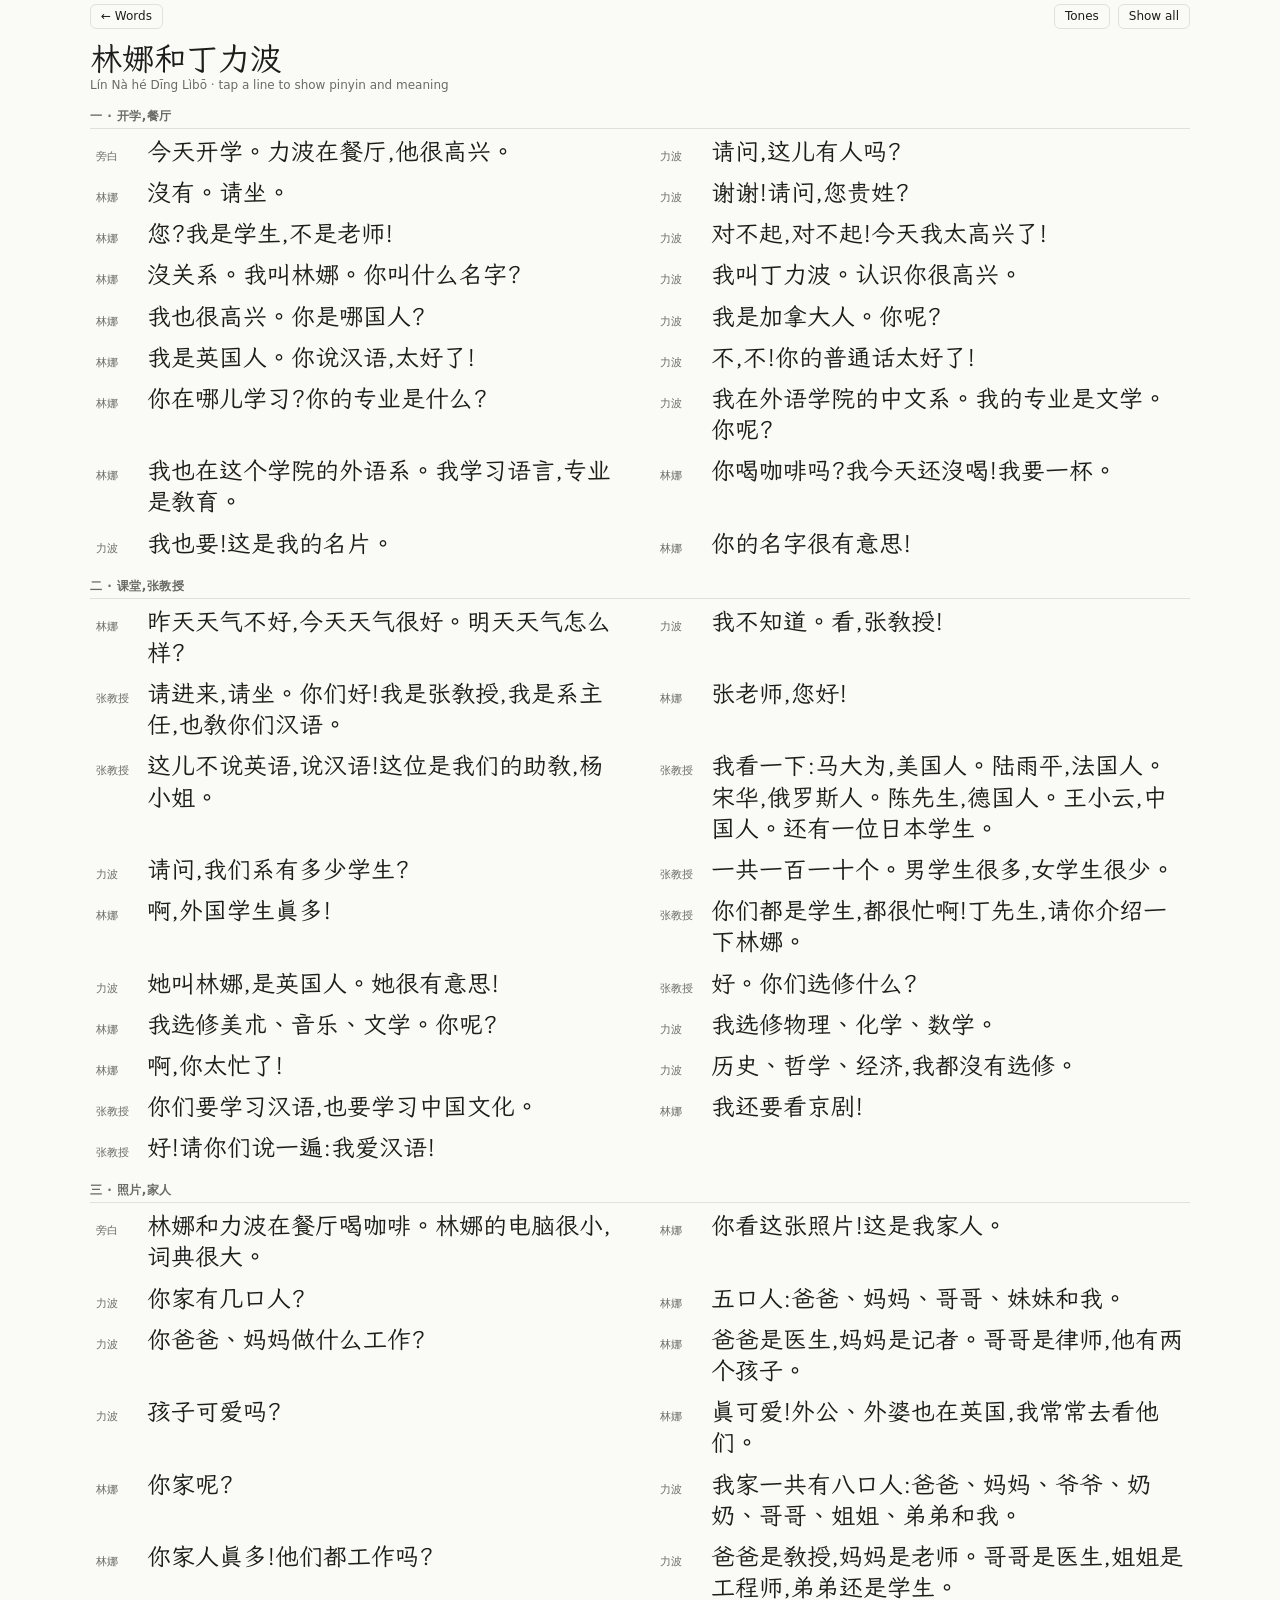
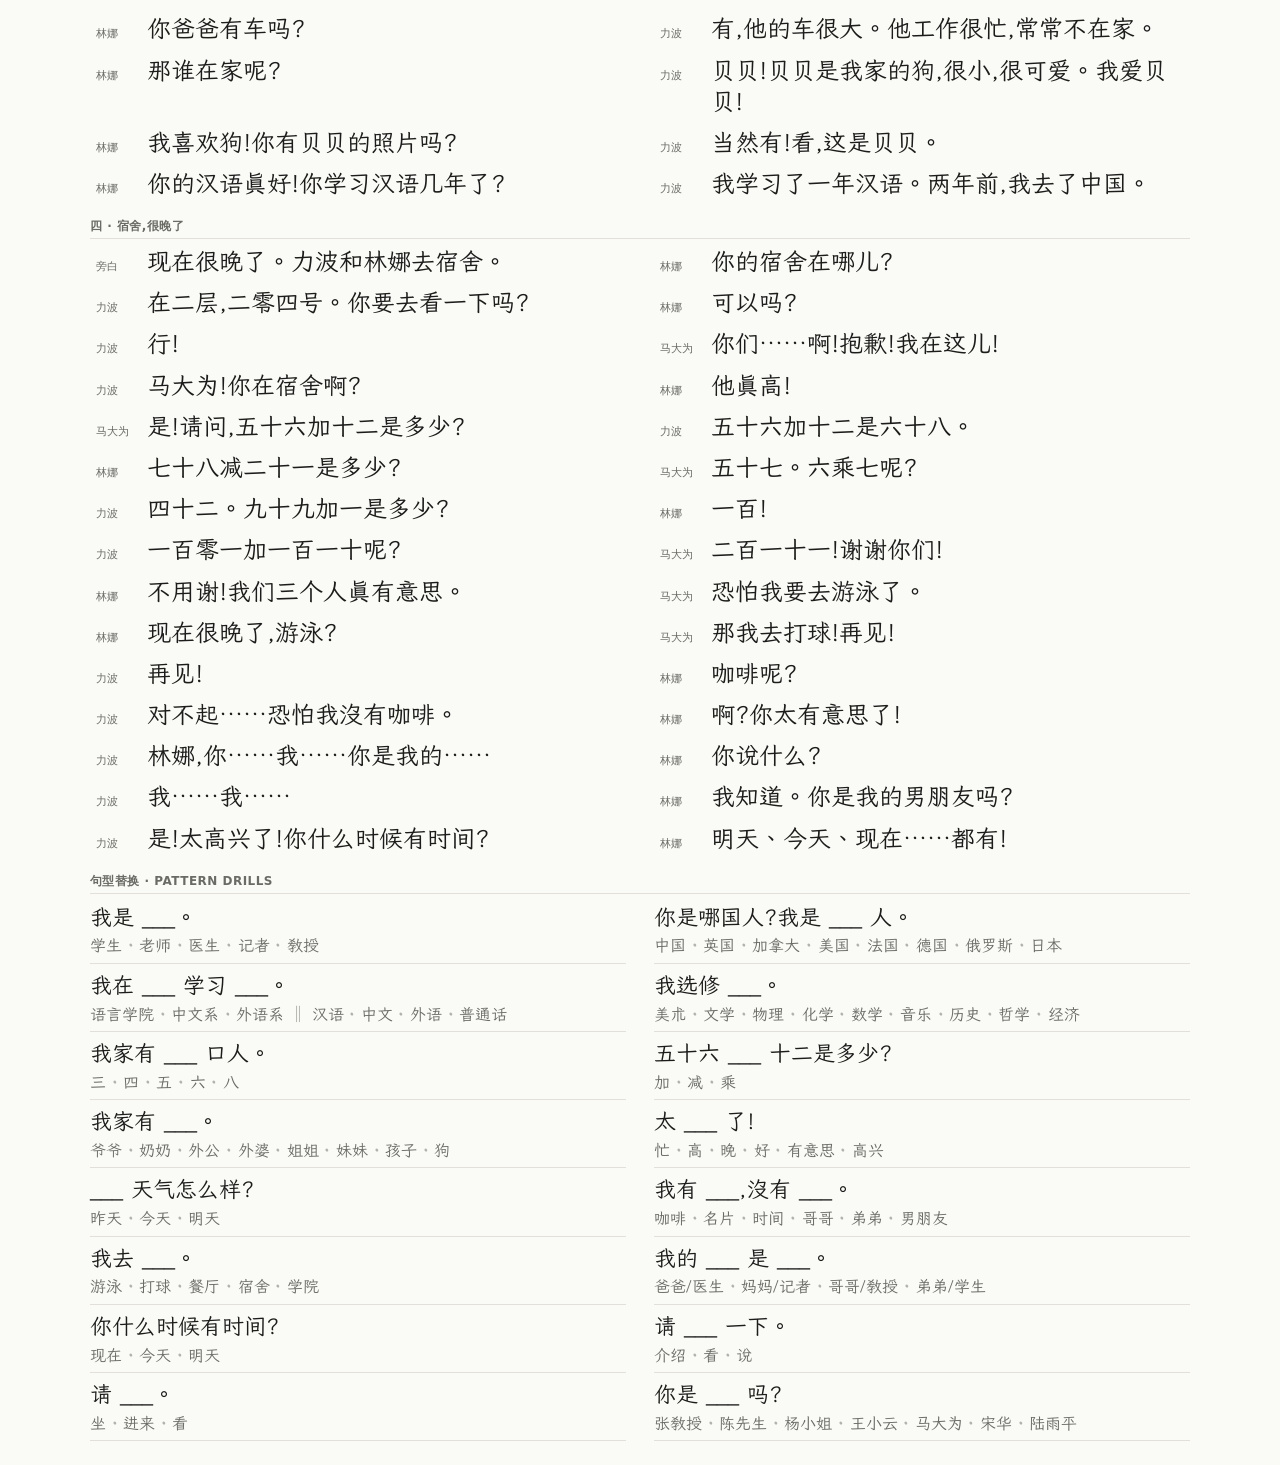
<file: story.html>
<!DOCTYPE html>
<html lang="en">
<head>
<meta charset="utf-8">
<meta name="viewport" content="width=device-width, initial-scale=1, viewport-fit=cover">
<title>林娜和丁力波 · Story</title>
<link rel="manifest" href="manifest.webmanifest">
<meta name="theme-color" content="#fafaf7">
<link rel="apple-touch-icon" href="icon-192.png">
<link rel="stylesheet" href="https://fonts.googleapis.com/css2?family=LXGW+WenKai+TC&display=swap" media="print" onload="this.media='all'">
<style>
:root{--bg:#fafaf7;--fg:#1c1c1a;--mut:#6b6b66;--ln:#e2e0d8;--tl:38%;color-scheme:light}
@media (prefers-color-scheme:dark){:root{--bg:#18181a;--fg:#ececea;--mut:#9a9a95;--ln:#2e2e30;--tl:70%;color-scheme:dark}}
*{box-sizing:border-box}
html,body{margin:0;background:var(--bg);color:var(--fg);font:14px/1.4 system-ui,-apple-system,"Segoe UI","PingFang SC","Microsoft YaHei",sans-serif}
body{padding:env(safe-area-inset-top,0) 12px calc(24px + env(safe-area-inset-bottom,0px));-webkit-tap-highlight-color:transparent}
.zh{font-family:"LXGW WenKai TC","Kaiti SC",STKaiti,KaiTi,"楷体",serif}

/* top bar */
.bar{position:sticky;top:env(safe-area-inset-top,0);z-index:5;background:var(--bg);display:flex;align-items:center;gap:8px;max-width:1100px;margin:0 auto;padding:4px 0}
.bar .sp{flex:1}
.bar a,button{font:inherit;font-size:12px;color:var(--fg);background:none;border:1px solid var(--ln);border-radius:6px;padding:3px 10px;cursor:pointer;text-decoration:none;display:inline-block}
.bar a:hover,button:hover{border-color:var(--mut)}
button[aria-pressed=true]{background:var(--fg);color:var(--bg);border-color:var(--fg)}
a:focus-visible,button:focus-visible{outline:2px solid var(--mut);outline-offset:2px}
@media (pointer:coarse){.bar a,.bar button{min-height:40px;font-size:14px;padding:6px 14px}}

main{max-width:1100px;margin:0 auto}
.ch{display:grid;grid-template-columns:1fr;gap:0 28px;align-items:start}
@media (min-width:860px){.ch{grid-template-columns:1fr 1fr}}
h1{font-weight:400;font-size:clamp(24px,6vw,32px);line-height:1.2;margin:6px 0 0}
.sub{color:var(--mut);margin:0 0 2px;font-size:12px}
h2{font-size:12px;font-weight:600;letter-spacing:.04em;color:var(--mut);margin:14px 0 2px;padding-bottom:3px;border-bottom:1px solid var(--ln)}

/* a line: tap to reveal */
.l{display:grid;grid-template-columns:3.2em 1fr;column-gap:6px;align-items:baseline;width:100%;text-align:left;border:0;border-radius:8px;background:none;padding:5px 6px;margin:0;font-size:inherit;color:inherit;cursor:pointer;-webkit-user-select:text;user-select:text}
@media (hover:hover){.l:hover{background:color-mix(in srgb,var(--ln) 45%,transparent)}}
.who{display:block;font-size:11px;color:var(--mut);white-space:nowrap}
.t{display:block;font-size:clamp(19px,4.8vw,24px);line-height:1.3}
.more{grid-column:2;display:grid;grid-template-rows:0fr;opacity:0;visibility:hidden;transition:grid-template-rows .25s ease,opacity .2s ease,visibility 0s .25s}
.more>span{display:block;overflow:hidden;min-height:0}
.l[aria-expanded=true] .more,body.all .more{grid-template-rows:1fr;opacity:1;visibility:visible;transition:grid-template-rows .25s ease,opacity .2s ease .05s,visibility 0s}
.py{display:block;font-size:clamp(13px,3.4vw,15px);padding-top:2px}
.en{display:block;color:var(--mut);font-size:clamp(12px,3.2vw,14px);padding-top:1px}
@media (prefers-reduced-motion:reduce){.more,.l[aria-expanded=true] .more,body.all .more{transition:none}}

/* tone colours (same as the word list) */
body.tc .t1{color:hsl(212 62% var(--tl))}body.tc .t2{color:hsl(140 52% var(--tl))}body.tc .t3{color:hsl(30 70% var(--tl))}body.tc .t4{color:hsl(352 62% var(--tl))}body.tc .t5{color:var(--mut)}

/* drills */
.d{padding:6px 0;border-bottom:1px solid var(--ln)}
.d .p{font-size:clamp(18px,4.6vw,22px)}
.d .w{color:var(--mut);margin-top:2px;font-size:clamp(13px,3.4vw,16px)}
.d .w s{text-decoration:none;opacity:.5;margin:0 .35em}
</style>
</head>
<body>

<!-- ============================================================
     STORY  (edit here)
     [Scene title]
     speaker | 汉字 | pinyin | english
     After a line with only @@ come the drills:  pattern | word · word · word
     ============================================================ -->
<script id="story" type="text/plain">
[一 · 开学,餐厅]
旁白 | 今天开学。力波在餐厅,他很高兴。 | Jīntiān kāixué. Lìbō zài cāntīng, tā hěn gāoxìng. | School starts today. Libo is in the restaurant, and he is happy.
力波 | 请问,这儿有人吗? | Qǐngwèn, zhèr yǒu rén ma? | Excuse me, is anyone sitting here?
林娜 | 没有。请坐。 | Méiyǒu. Qǐng zuò. | No. Please sit.
力波 | 谢谢!请问,您贵姓? | Xièxie! Qǐngwèn, nín guìxìng? | Thanks! May I ask, what is your (polite) surname?
林娜 | 您?我是学生,不是老师! | Nín? Wǒ shì xuésheng, bú shì lǎoshī! | "Nín"? I'm a student, not a teacher!
力波 | 对不起,对不起!今天我太高兴了! | Duìbuqǐ, duìbuqǐ! Jīntiān wǒ tài gāoxìng le! | Sorry, sorry! I'm just so happy today!
林娜 | 没关系。我叫林娜。你叫什么名字? | Méi guānxi. Wǒ jiào Lín Nà. Nǐ jiào shénme míngzi? | It's okay. I'm Lin Na. What's your name?
力波 | 我叫丁力波。认识你很高兴。 | Wǒ jiào Dīng Lìbō. Rènshi nǐ hěn gāoxìng. | I'm Ding Libo. Nice to meet you.
林娜 | 我也很高兴。你是哪国人? | Wǒ yě hěn gāoxìng. Nǐ shì nǎ guó rén? | Me too. Which country are you from?
力波 | 我是加拿大人。你呢? | Wǒ shì Jiānádà rén. Nǐ ne? | I'm Canadian. And you?
林娜 | 我是英国人。你说汉语,太好了! | Wǒ shì Yīngguó rén. Nǐ shuō Hànyǔ, tài hǎo le! | I'm British. You speak Chinese, that's great!
力波 | 不,不!你的普通话太好了! | Bù, bù! Nǐ de pǔtōnghuà tài hǎo le! | No, no! Your Mandarin is so good!
林娜 | 你在哪儿学习?你的专业是什么? | Nǐ zài nǎr xuéxí? Nǐ de zhuānyè shì shénme? | Where do you study? What is your major?
力波 | 我在外语学院的中文系。我的专业是文学。你呢? | Wǒ zài wàiyǔ xuéyuàn de Zhōngwén xì. Wǒ de zhuānyè shì wénxué. Nǐ ne? | At the foreign languages institute, Chinese department. My major is literature. And you?
林娜 | 我也在这个学院的外语系。我学习语言,专业是教育。 | Wǒ yě zài zhège xuéyuàn de wàiyǔ xì. Wǒ xuéxí yǔyán, zhuānyè shì jiàoyù. | Same institute, foreign languages department. I study languages, my major is education.
林娜 | 你喝咖啡吗?我今天还没喝!我要一杯。 | Nǐ hē kāfēi ma? Wǒ jīntiān hái méi hē! Wǒ yào yì bēi. | Do you drink coffee? I haven't had any yet today! I want a cup.
力波 | 我也要!这是我的名片。 | Wǒ yě yào! Zhè shì wǒ de míngpiàn. | Me too! This is my name card.
林娜 | 你的名字很有意思! | Nǐ de míngzi hěn yǒuyìsi! | Your name is very interesting!
[二 · 课堂,张教授]
林娜 | 昨天天气不好,今天天气很好。明天天气怎么样? | Zuótiān tiānqì bù hǎo, jīntiān tiānqì hěn hǎo. Míngtiān tiānqì zěnmeyàng? | Yesterday the weather was bad, today the weather is good. How will tomorrow be?
力波 | 我不知道。看,张教授! | Wǒ bù zhīdào. Kàn, Zhāng jiàoshòu! | I don't know. Look, Professor Zhang!
张教授 | 请进来,请坐。你们好!我是张教授,我是系主任,也教你们汉语。 | Qǐng jìnlái, qǐng zuò. Nǐmen hǎo! Wǒ shì Zhāng jiàoshòu, wǒ shì xìzhǔrèn, yě jiāo nǐmen Hànyǔ. | Please come in, sit down. Hello, everyone! I'm Professor Zhang, the department head, and I'll also teach you Chinese.
林娜 | 张老师,您好! | Zhāng lǎoshī, nín hǎo! | Hello, Teacher Zhang!
张教授 | 这儿不说英语,说汉语!这位是我们的助教,杨小姐。 | Zhèr bù shuō Yīngyǔ, shuō Hànyǔ! Zhè wèi shì wǒmen de zhùjiào, Yáng xiǎojiě. | No English here, only Chinese! This is our teaching assistant, Miss Yang.
张教授 | 我看一下:马大为,美国人。陆雨平,法国人。宋华,俄罗斯人。陈先生,德国人。王小云,中国人。还有一位日本学生。 | Wǒ kàn yíxià: Mǎ Dàwéi, Měiguó rén. Lù Yǔpíng, Fǎguó rén. Sòng Huá, Èluósī rén. Chén xiānsheng, Déguó rén. Wáng Xiǎoyún, Zhōngguó rén. Hái yǒu yí wèi Rìběn xuésheng. | Let me see: Ma Dawei, American. Lu Yuping, French. Song Hua, Russian. Mr. Chen, German. Wang Xiaoyun, Chinese. And one Japanese student.
力波 | 请问,我们系有多少学生? | Qǐngwèn, wǒmen xì yǒu duōshao xuésheng? | May I ask, how many students are in our department?
张教授 | 一共一百一十个。男学生很多,女学生很少。 | Yígòng yìbǎi yìshí gè. Nán xuésheng hěn duō, nǚ xuésheng hěn shǎo. | 110 altogether. Lots of male students, very few female students.
林娜 | 啊,外国学生真多! | A, wàiguó xuésheng zhēn duō! | Wow, so many foreign students!
张教授 | 你们都是学生,都很忙啊!丁先生,请你介绍一下林娜。 | Nǐmen dōu shì xuésheng, dōu hěn máng a! Dīng xiānsheng, qǐng nǐ jièshào yíxià Lín Nà. | You are all students, and all busy! Mr. Ding, please introduce Lin Na.
力波 | 她叫林娜,是英国人。她很有意思! | Tā jiào Lín Nà, shì Yīngguó rén. Tā hěn yǒuyìsi! | She's Lin Na, she's British. She's very interesting!
张教授 | 好。你们选修什么? | Hǎo. Nǐmen xuǎnxiū shénme? | Good. What electives are you taking?
林娜 | 我选修美术、音乐、文学。你呢? | Wǒ xuǎnxiū měishù, yīnyuè, wénxué. Nǐ ne? | Art, music, literature. And you?
力波 | 我选修物理、化学、数学。 | Wǒ xuǎnxiū wùlǐ, huàxué, shùxué. | Physics, chemistry, math.
林娜 | 啊,你太忙了! | A, nǐ tài máng le! | Ah, you're so busy!
力波 | 历史、哲学、经济,我都没有选修。 | Lìshǐ, zhéxué, jīngjì, wǒ dōu méiyǒu xuǎnxiū. | History, philosophy, economics, I take none of them.
张教授 | 你们要学习汉语,也要学习中国文化。 | Nǐmen yào xuéxí Hànyǔ, yě yào xuéxí Zhōngguó wénhuà. | You must study Chinese, and Chinese culture too.
林娜 | 我还要看京剧! | Wǒ hái yào kàn jīngjù! | I also want to see Beijing opera!
张教授 | 好!请你们说一遍:我爱汉语! | Hǎo! Qǐng nǐmen shuō yí biàn: Wǒ ài Hànyǔ! | Good! Say it once, everyone: I love Chinese!
[三 · 照片,家人]
旁白 | 林娜和力波在餐厅喝咖啡。林娜的电脑很小,词典很大。 | Lín Nà hé Lìbō zài cāntīng hē kāfēi. Lín Nà de diànnǎo hěn xiǎo, cídiǎn hěn dà. | Lin Na and Libo drink coffee in the restaurant. Her computer is small, her dictionary is big.
林娜 | 你看这张照片!这是我家人。 | Nǐ kàn zhè zhāng zhàopiàn! Zhè shì wǒ jiā rén. | Look at this photo! This is my family.
力波 | 你家有几口人? | Nǐ jiā yǒu jǐ kǒu rén? | How many people are in your family?
林娜 | 五口人:爸爸、妈妈、哥哥、妹妹和我。 | Wǔ kǒu rén: bàba, māma, gēge, mèimei hé wǒ. | Five: dad, mom, older brother, younger sister and me.
力波 | 你爸爸、妈妈做什么工作? | Nǐ bàba, māma zuò shénme gōngzuò? | What do your mom and dad do for work?
林娜 | 爸爸是医生,妈妈是记者。哥哥是律师,他有两个孩子。 | Bàba shì yīshēng, māma shì jìzhě. Gēge shì lǜshī, tā yǒu liǎng gè háizi. | Dad is a doctor, mom is a journalist. My brother is a lawyer, he has two children.
力波 | 孩子可爱吗? | Háizi kěài ma? | Are the kids cute?
林娜 | 真可爱!外公、外婆也在英国,我常常去看他们。 | Zhēn kěài! Wàigōng, wàipó yě zài Yīngguó, wǒ chángcháng qù kàn tāmen. | So cute! Grandpa and grandma are in Britain too, I often go to see them.
林娜 | 你家呢? | Nǐ jiā ne? | And your family?
力波 | 我家一共有八口人:爸爸、妈妈、爷爷、奶奶、哥哥、姐姐、弟弟和我。 | Wǒ jiā yígòng yǒu bā kǒu rén: bàba, māma, yéye, nǎinai, gēge, jiějie, dìdi hé wǒ. | Eight in all: dad, mom, paternal grandpa and grandma, older brother, older sister, younger brother and me.
林娜 | 你家人真多!他们都工作吗? | Nǐ jiā rén zhēn duō! Tāmen dōu gōngzuò ma? | Your family is so big! Do they all work?
力波 | 爸爸是教授,妈妈是老师。哥哥是医生,姐姐是工程师,弟弟还是学生。 | Bàba shì jiàoshòu, māma shì lǎoshī. Gēge shì yīshēng, jiějie shì gōngchéngshī, dìdi hái shì xuésheng. | Dad is a professor, mom is a teacher. Brother is a doctor, sister is an engineer, my younger brother is still a student.
林娜 | 你爸爸有车吗? | Nǐ bàba yǒu chē ma? | Does your dad have a car?
力波 | 有,他的车很大。他工作很忙,常常不在家。 | Yǒu, tā de chē hěn dà. Tā gōngzuò hěn máng, chángcháng bú zài jiā. | Yes, his car is big. He's busy at work and often not home.
林娜 | 那谁在家呢? | Nà shéi zài jiā ne? | Then who is home?
力波 | 贝贝!贝贝是我家的狗,很小,很可爱。我爱贝贝! | Bèibei! Bèibei shì wǒ jiā de gǒu, hěn xiǎo, hěn kěài. Wǒ ài Bèibei! | Beibei! Beibei is our dog, small and cute. I love Beibei!
林娜 | 我喜欢狗!你有贝贝的照片吗? | Wǒ xǐhuan gǒu! Nǐ yǒu Bèibei de zhàopiàn ma? | I like dogs! Do you have a photo of Beibei?
力波 | 当然有!看,这是贝贝。 | Dāngrán yǒu! Kàn, zhè shì Bèibei. | Of course! Look, this is Beibei.
林娜 | 你的汉语真好!你学习汉语几年了? | Nǐ de Hànyǔ zhēn hǎo! Nǐ xuéxí Hànyǔ jǐ nián le? | Your Chinese is really good! How many years have you studied it?
力波 | 我学习了一年汉语。两年前,我去了中国。 | Wǒ xuéxí le yì nián Hànyǔ. Liǎng nián qián, wǒ qù le Zhōngguó. | I've studied it for one year. Two years ago, I went to China.
[四 · 宿舍,很晚了]
旁白 | 现在很晚了。力波和林娜去宿舍。 | Xiànzài hěn wǎn le. Lìbō hé Lín Nà qù sùshè. | It's late now. Libo and Lin Na go to the dorm.
林娜 | 你的宿舍在哪儿? | Nǐ de sùshè zài nǎr? | Where is your dorm?
力波 | 在二层,二零四号。你要去看一下吗? | Zài èr céng, èr líng sì hào. Nǐ yào qù kàn yíxià ma? | 2nd floor, room 204. Do you want to go and have a look?
林娜 | 可以吗? | Kěyǐ ma? | Is that okay?
力波 | 行! | Xíng! | Sure!
马大为 | 你们……啊!抱歉!我在这儿! | Nǐmen... a! Bàoqiàn! Wǒ zài zhèr! | You two... ah! Sorry! I'm right here!
力波 | 马大为!你在宿舍啊? | Mǎ Dàwéi! Nǐ zài sùshè a? | Ma Dawei! You're in the dorm?
林娜 | 他真高! | Tā zhēn gāo! | He's so tall!
马大为 | 是!请问,五十六加十二是多少? | Shì! Qǐngwèn, wǔshíliù jiā shí'èr shì duōshao? | Yes! May I ask, what is 56 plus 12?
力波 | 五十六加十二是六十八。 | Wǔshíliù jiā shí'èr shì liùshíbā. | 56 plus 12 is 68.
林娜 | 七十八减二十一是多少? | Qīshíbā jiǎn èrshíyī shì duōshao? | What is 78 minus 21?
马大为 | 五十七。六乘七呢? | Wǔshíqī. Liù chéng qī ne? | 57. And 6 times 7?
力波 | 四十二。九十九加一是多少? | Sìshí'èr. Jiǔshíjiǔ jiā yī shì duōshao? | 42. What is 99 plus 1?
林娜 | 一百! | Yìbǎi! | 100!
力波 | 一百零一加一百一十呢? | Yìbǎi líng yī jiā yìbǎi yìshí ne? | And 101 plus 110?
马大为 | 二百一十一!谢谢你们! | Èrbǎi yìshí yī! Xièxie nǐmen! | 211! Thank you both!
林娜 | 不用谢!我们三个人真有意思。 | Bú yòng xiè! Wǒmen sān gè rén zhēn yǒuyìsi. | No need to thank us! The three of us are fun.
马大为 | 恐怕我要去游泳了。 | Kǒngpà wǒ yào qù yóuyǒng le. | I'm afraid I have to go swimming.
林娜 | 现在很晚了,游泳? | Xiànzài hěn wǎn le, yóuyǒng? | It's late now, swimming?
马大为 | 那我去打球!再见! | Nà wǒ qù dǎqiú! Zàijiàn! | Then I'll go play ball! Bye!
力波 | 再见! | Zàijiàn! | Bye!
林娜 | 咖啡呢? | Kāfēi ne? | Where's the coffee?
力波 | 对不起……恐怕我没有咖啡。 | Duìbuqǐ... kǒngpà wǒ méiyǒu kāfēi. | Sorry... I'm afraid I don't have any coffee.
林娜 | 啊?你太有意思了! | A? Nǐ tài yǒuyìsi le! | Huh? You're so funny!
力波 | 林娜,你……我……你是我的…… | Lín Nà, nǐ... wǒ... nǐ shì wǒ de... | Lin Na, you... I... you are my...
林娜 | 你说什么? | Nǐ shuō shénme? | What are you saying?
力波 | 我……我…… | Wǒ... wǒ... | I... I...
林娜 | 我知道。你是我的男朋友吗? | Wǒ zhīdào. Nǐ shì wǒ de nánpéngyou ma? | I know. Will you be my boyfriend?
力波 | 是!太高兴了!你什么时候有时间? | Shì! Tài gāoxìng le! Nǐ shénme shíhou yǒu shíjiān? | Yes! So happy! When are you free?
林娜 | 明天、今天、现在……都有! | Míngtiān, jīntiān, xiànzài... dōu yǒu! | Tomorrow, today, now... all of them!
@@
我是 ___。 | 学生 · 老师 · 医生 · 记者 · 教授
你是哪国人?我是 ___ 人。 | 中国 · 英国 · 加拿大 · 美国 · 法国 · 德国 · 俄罗斯 · 日本
我在 ___ 学习 ___。 | 语言学院 · 中文系 · 外语系 ‖ 汉语 · 中文 · 外语 · 普通话
我选修 ___。 | 美术 · 文学 · 物理 · 化学 · 数学 · 音乐 · 历史 · 哲学 · 经济
我家有 ___ 口人。 | 三 · 四 · 五 · 六 · 八
五十六 ___ 十二是多少? | 加 · 减 · 乘
我家有 ___。 | 爷爷 · 奶奶 · 外公 · 外婆 · 姐姐 · 妹妹 · 孩子 · 狗
太 ___ 了! | 忙 · 高 · 晚 · 好 · 有意思 · 高兴
___ 天气怎么样? | 昨天 · 今天 · 明天
我有 ___,没有 ___。 | 咖啡 · 名片 · 时间 · 哥哥 · 弟弟 · 男朋友
我去 ___。 | 游泳 · 打球 · 餐厅 · 宿舍 · 学院
我的 ___ 是 ___。 | 爸爸/医生 · 妈妈/记者 · 哥哥/教授 · 弟弟/学生
你什么时候有时间? | 现在 · 今天 · 明天
请 ___ 一下。 | 介绍 · 看 · 说
请 ___。 | 坐 · 进来 · 看
你是 ___ 吗? | 张教授 · 陈先生 · 杨小姐 · 王小云 · 马大为 · 宋华 · 陆雨平
</script>

<div class="bar">
  <a href="index.html">&larr; Words</a>
  <span class="sp"></span>
  <button id="tn" aria-pressed="true" title="Color pinyin by tone">Tones</button>
  <button id="all" aria-pressed="false" title="Show or hide every pinyin and meaning">Show all</button>
</div>

<main id="m"></main>

<script>
(function(){
var $=function(s){return document.querySelector(s)};
function sget(k){try{return localStorage.getItem(k)}catch(e){return null}}
function sset(k,v){try{localStorage.setItem(k,v)}catch(e){}}
function el(t,c,x){var e=document.createElement(t);if(c)e.className=c;if(x!=null)e.textContent=x;return e}

/* pinyin tone colouring (same as index.html) */
var V='aeiouüāáǎàēéěèīíǐìōóǒòūúǔùǖǘǚǜ',TM={'ā':1,'á':2,'ǎ':3,'à':4,'ē':1,'é':2,'ě':3,'è':4,'ī':1,'í':2,'ǐ':3,'ì':4,'ō':1,'ó':2,'ǒ':3,'ò':4,'ū':1,'ú':2,'ǔ':3,'ù':4,'ǖ':1,'ǘ':2,'ǚ':3,'ǜ':4},
 SYL=new RegExp('(?:zh|ch|sh|[bpmfdtnlgkhjqxrzcsyw])?['+V+']+(?:ng|n|r)?(?!['+V+'])','gi');
function tonify(s){var f=document.createDocumentFragment(),last=0,m;SYL.lastIndex=0;
 while((m=SYL.exec(s))){
  if(m.index>last)f.appendChild(document.createTextNode(s.slice(last,m.index)));
  var tn=5,w=m[0].toLowerCase();for(var i=0;i<w.length;i++){if(TM[w[i]]){tn=TM[w[i]];break}}
  var sp=el('span','t'+tn,m[0]);f.appendChild(sp);last=m.index+m[0].length}
 if(last<s.length)f.appendChild(document.createTextNode(s.slice(last)));return f}

/* build page */
var raw=$('#story').textContent.split('\n'),m=$('#m'),sec=null,inDrills=false;
var h1=el('h1','zh','林娜和丁力波');m.appendChild(h1);m.appendChild(el('p','sub','Lín Nà hé Dīng Lìbō · tap a line to show pinyin and meaning'));
var box=m;
raw.forEach(function(ln){
  ln=ln.trim();if(!ln)return;
  if(ln==='@@'){inDrills=true;m.appendChild(el('h2',null,'句型替换 · PATTERN DRILLS'));box=el('section','ch');m.appendChild(box);return}
  var h=ln.match(/^\[(.+)\]$/);
  if(h){m.appendChild(el('h2',null,h[1]));box=el('section','ch');m.appendChild(box);return}
  var c=ln.split('|').map(function(x){return x.trim()});
  if(inDrills){
    var d=el('div','d'),p=el('div','p zh',c[0]),w=el('div','w zh');
    (c[1]||'').split(/\s*([·‖])\s*/).forEach(function(x){if(x==='·'||x==='‖'){w.appendChild(el('s',null,x))}else if(x){w.appendChild(document.createTextNode(x))}});
    d.appendChild(p);d.appendChild(w);box.appendChild(d);return}
  if(c.length<4)return;
  var b=el('button','l');b.type='button';b.setAttribute('aria-expanded','false');
  b.appendChild(el('span','who',c[0]));
  b.appendChild(el('span','t zh',c[1]));
  var more=el('span','more'),inner=el('span'),py=el('span','py');
  py.appendChild(tonify(c[2]));inner.appendChild(py);inner.appendChild(el('span','en',c[3]));more.appendChild(inner);b.appendChild(more);
  b.addEventListener('click',function(){
    if(String(getSelection()))return; /* let people select text without toggling */
    b.setAttribute('aria-expanded',b.getAttribute('aria-expanded')==='true'?'false':'true')});
  box.appendChild(b);
});

/* show all */
var all=$('#all');
all.addEventListener('click',function(){var v=all.getAttribute('aria-pressed')!=='true';
  all.setAttribute('aria-pressed',v?'true':'false');all.textContent=v?'Hide all':'Show all';
  document.body.classList.toggle('all',v);
  if(!v)document.querySelectorAll('.l[aria-expanded=true]').forEach(function(b){b.setAttribute('aria-expanded','false')})});

/* tones: shares the setting with the word list */
var tn=$('#tn');
function setTc(v){document.body.classList.toggle('tc',v);tn.setAttribute('aria-pressed',v?'true':'false');sset('mv_tc',v?'1':'0')}
tn.addEventListener('click',function(){setTc(!document.body.classList.contains('tc'))});
setTc(sget('mv_tc')!=='0');

if('serviceWorker' in navigator&&location.protocol!=='file:')navigator.serviceWorker.register('sw.js').catch(function(){});
})();
</script>
</body>
</html>
</file>
